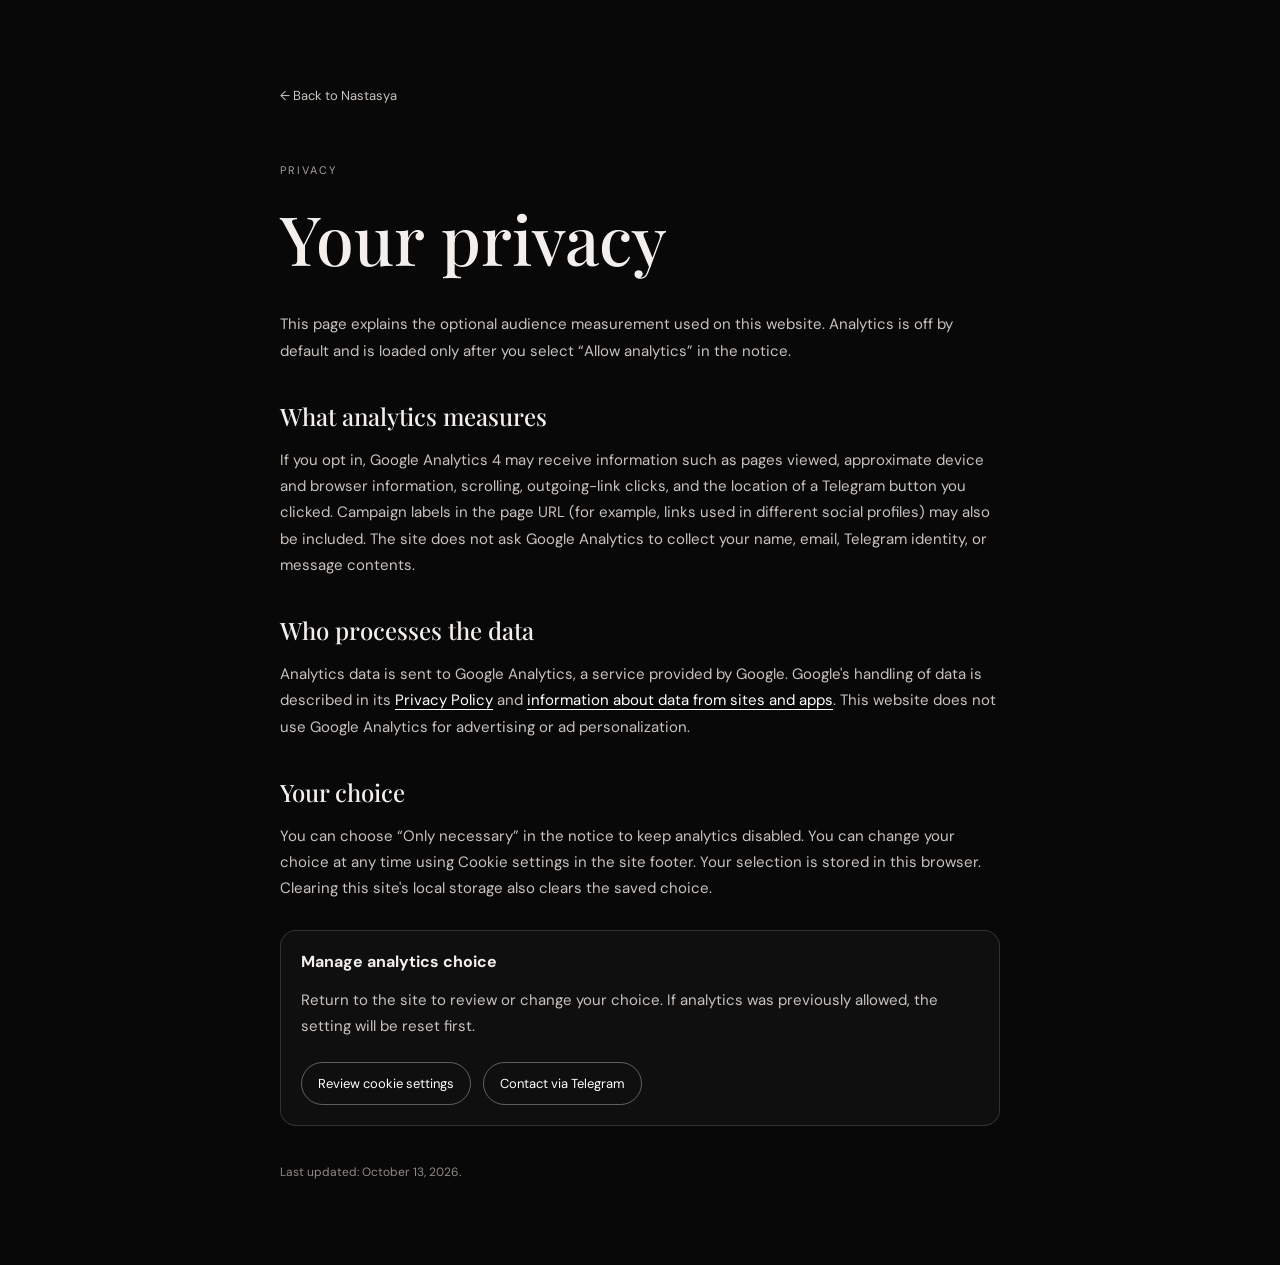
<file: privacy.html>
<!doctype html>
<html lang="en">
  <head>
    <meta charset="UTF-8" />
    <meta name="viewport" content="width=device-width, initial-scale=1.0" />
    <meta name="theme-color" content="#080808" />
    <meta name="description" content="Privacy information and analytics choices for Nastasya's website." />
    <title>Privacy · Nastasya</title>
    <link rel="preconnect" href="https://fonts.googleapis.com" />
    <link rel="preconnect" href="https://fonts.gstatic.com" crossorigin />
    <link href="https://fonts.googleapis.com/css2?family=DM+Sans:wght@400;500;600&family=Playfair+Display:ital,wght@0,500;0,600;1,500&display=swap" rel="stylesheet" />
    <style>
      *{box-sizing:border-box}body{margin:0;background:#080808;color:#f3efec;font-family:'DM Sans',sans-serif}
      main{width:min(100% - 40px,720px);margin:0 auto;padding:clamp(38px,8vw,84px) 0 70px}
      a{color:#fff;text-underline-offset:4px}.back{display:inline-block;margin-bottom:46px;color:#c9c2bd;text-decoration:none;font-size:13px}
      .eyebrow{color:#a7a09b;font-size:11px;letter-spacing:.18em;text-transform:uppercase}
      h1,h2{font-family:'Playfair Display',serif;font-weight:500}h1{font-size:clamp(42px,9vw,68px);margin:12px 0 28px}
      h2{font-size:24px;margin:36px 0 10px}p,li{color:#c9c2bd;font-size:15px;line-height:1.75}
      .panel{margin-top:28px;padding:20px;border:1px solid #ffffff24;border-radius:16px;background:#ffffff08}
      .button{display:inline-flex;margin:8px 8px 0 0;padding:12px 16px;border:1px solid #ffffff55;border-radius:999px;color:#fff;text-decoration:none;font-size:13px}
      @media(max-width:520px){main{width:min(100% - 32px,720px)}p,li{font-size:14px}}
    </style>
  </head>
  <body>
    <main>
      <a class="back" href="./">← Back to Nastasya</a>
      <p class="eyebrow">Privacy</p>
      <h1>Your privacy</h1>
      <p>This page explains the optional audience measurement used on this website. Analytics is off by default and is loaded only after you select “Allow analytics” in the notice.</p>

      <h2>What analytics measures</h2>
      <p>If you opt in, Google Analytics 4 may receive information such as pages viewed, approximate device and browser information, scrolling, outgoing-link clicks, and the location of a Telegram button you clicked. Campaign labels in the page URL (for example, links used in different social profiles) may also be included. The site does not ask Google Analytics to collect your name, email, Telegram identity, or message contents.</p>

      <h2>Who processes the data</h2>
      <p>Analytics data is sent to Google Analytics, a service provided by Google. Google's handling of data is described in its <a href="https://policies.google.com/privacy" target="_blank" rel="noopener noreferrer">Privacy Policy</a> and <a href="https://policies.google.com/technologies/partner-sites" target="_blank" rel="noopener noreferrer">information about data from sites and apps</a>. This website does not use Google Analytics for advertising or ad personalization.</p>

      <h2>Your choice</h2>
      <p>You can choose “Only necessary” in the notice to keep analytics disabled. You can change your choice at any time using Cookie settings in the site footer. Your selection is stored in this browser. Clearing this site's local storage also clears the saved choice.</p>
      <div class="panel">
        <strong>Manage analytics choice</strong>
        <p>Return to the site to review or change your choice. If analytics was previously allowed, the setting will be reset first.</p>
        <a class="button" href="./?privacy=1">Review cookie settings</a>
        <a class="button" href="https://t.me/+fkCmvZq9PzljMjhi" target="_blank" rel="noopener noreferrer">Contact via Telegram</a>
      </div>
      <p style="margin-top:36px;color:#8f8985;font-size:12px">Last updated: October 13, 2026.</p>
    </main>
  </body>
</html>
</file>
